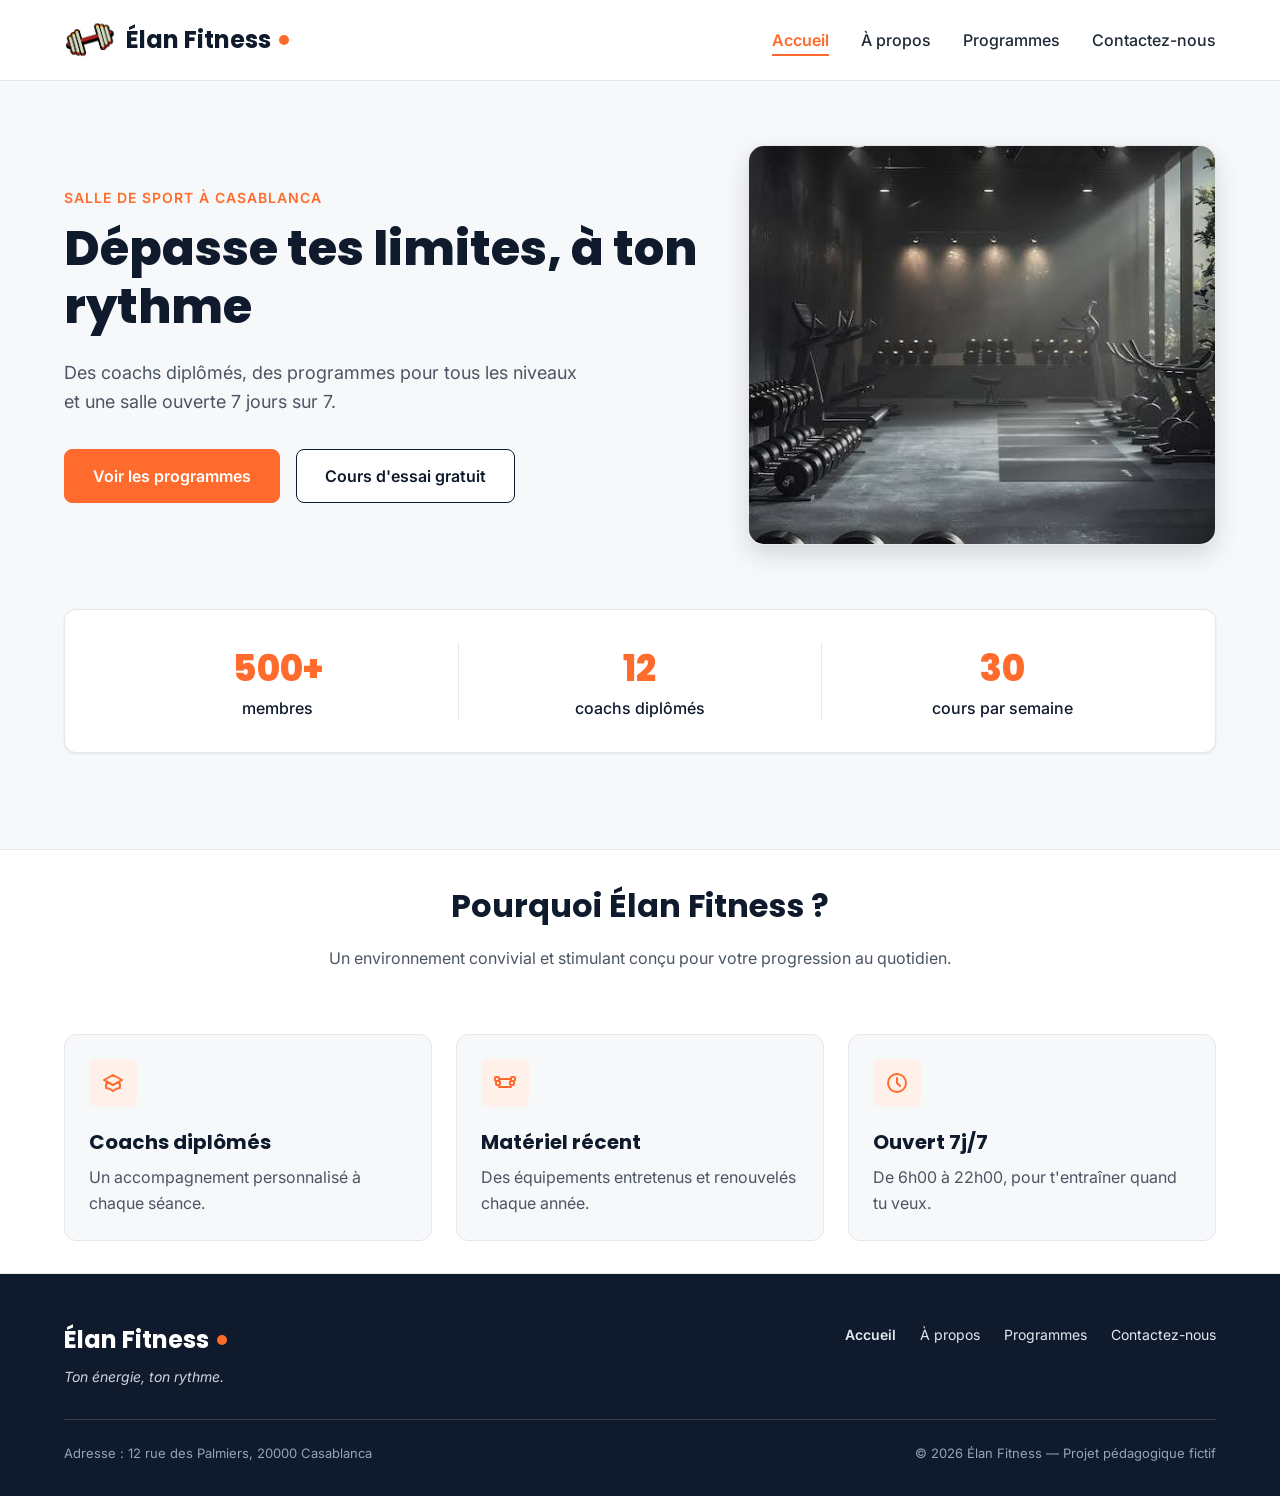
<file: index.html>
<!DOCTYPE html>
<html lang="fr">
<head>
  <meta charset="UTF-8">
  <meta name="viewport" content="width=device-width, initial-scale=1">
  <meta name="description" content="Élan Fitness, salle de sport à Casablanca : musculation, yoga, cardio et boxe fitness avec des coachs diplômés. Réservez votre cours d'essai gratuit.">
  <title>Élan Fitness | Salle de sport à Casablanca</title>

  <link rel="preconnect" href="https://fonts.googleapis.com">
  <link rel="preconnect" href="https://fonts.gstatic.com" crossorigin>
  <link href="https://fonts.googleapis.com/css2?family=Inter:wght@400;500;600&family=Poppins:wght@600;700;800&display=swap" rel="stylesheet">

  <link rel="stylesheet" href="style.css">
  <link rel="icon" href="./img/logo.png" />

  <meta name="product-description" 
    content="Convert PDFs to Microsoft Word files in seconds 
    using Adobe Acrobat online services. Converting PDFs to Word 
    has never been so easy. Try converting a file today.">
</head>

<body>

  <header class="en-tete">
    <div class="conteneur en-tete-contenu">
      <a href="index.html" class="logo">
        <img src="./img/logo.png" alt="site-logo" class="site-logo">

        Élan Fitness</a>

      <nav aria-label="Navigation principale">
        <ul class="menu">
          <li><a href="index.html" class="lien-actif">Accueil</a></li>
          <li><a href="a-propos.html">À propos</a></li>
          <li><a href="programmes.html">Programmes</a></li>
          <li><a href="contact.html">Contactez-nous</a></li>
        </ul>
      </nav>
    </div>
  </header>

  <main>

    <section id="accueil" class="hero">
      <div class="conteneur">

        <div class="hero-contenu">
          <div class="hero-texte">
            <p class="sur-titre">Salle de sport à Casablanca</p>
            <h1>Dépasse tes limites, à ton rythme</h1>
            <p class="hero-description">
              Des coachs diplômés, des programmes pour tous les niveaux et une salle ouverte 7 jours sur 7.
            </p>
            <div class="boutons">
              <a href="programmes.html" class="bouton bouton-principal">Voir les programmes</a>
              <a href="contact.html" class="bouton bouton-secondaire">Cours d'essai gratuit</a>
            </div>
          </div>

          <img class="hero-image" src="img/mainGymPage.jpeg" alt="Des personnes s'entraînent dans une salle de sport lumineuse à Casablanca">
        </div>

        <div class="chiffres">
          <div class="chiffre">
            <p class="chiffre-nombre">500+</p>
            <p>membres</p>
          </div>
          <div class="chiffre">
            <p class="chiffre-nombre">12</p>
            <p>coachs diplômés</p>
          </div>
          <div class="chiffre">
            <p class="chiffre-nombre">30</p>
            <p>cours par semaine</p>
          </div>
        </div>

      </div>
    </section>

    <section class="section section-blanche">
      <div class="conteneur">

        <div class="section-titre">
          <h2>Pourquoi Élan Fitness ?</h2>
          <p>Un environnement convivial et stimulant conçu pour votre progression au quotidien.</p>
        </div>

        <div class="cartes">
          <article class="carte carte-avantage">
            <div class="icone"><img src="img/icone-coach.svg" alt=""></div>
            <h3>Coachs diplômés</h3>
            <p>Un accompagnement personnalisé à chaque séance.</p>
          </article>

          <article class="carte carte-avantage">
            <div class="icone"><img src="img/icone-materiel.svg" alt=""></div>
            <h3>Matériel récent</h3>
            <p>Des équipements entretenus et renouvelés chaque année.</p>
          </article>

          <article class="carte carte-avantage">
            <div class="icone"><img src="img/icone-horloge.svg" alt=""></div>
            <h3>Ouvert 7j/7</h3>
            <p>De 6h00 à 22h00, pour t'entraîner quand tu veux.</p>
          </article>
        </div>

      </div>
    </section>

   

  

  </main>

  <footer class="pied-de-page">
    <div class="conteneur">

      <div class="pied-haut">
        <div>
          <p class="logo logo-clair">Élan Fitness</p>
          <p class="slogan">Ton énergie, ton rythme.</p>
        </div>

        <nav aria-label="Navigation du pied de page">
          <ul class="menu-pied">
            <li><a href="index.html" class="lien-actif">Accueil</a></li>
            <li><a href="a-propos.html">À propos</a></li>
            <li><a href="programmes.html">Programmes</a></li>
            <li><a href="contact.html">Contactez-nous</a></li>
          </ul>
        </nav>
      </div>

      <div class="pied-bas">
        <p>Adresse : 12 rue des Palmiers, 20000 Casablanca</p>
        <p>&copy; 2026 Élan Fitness — Projet pédagogique fictif</p>
      </div>

    </div>
  </footer>

</body>
</html>
</file>
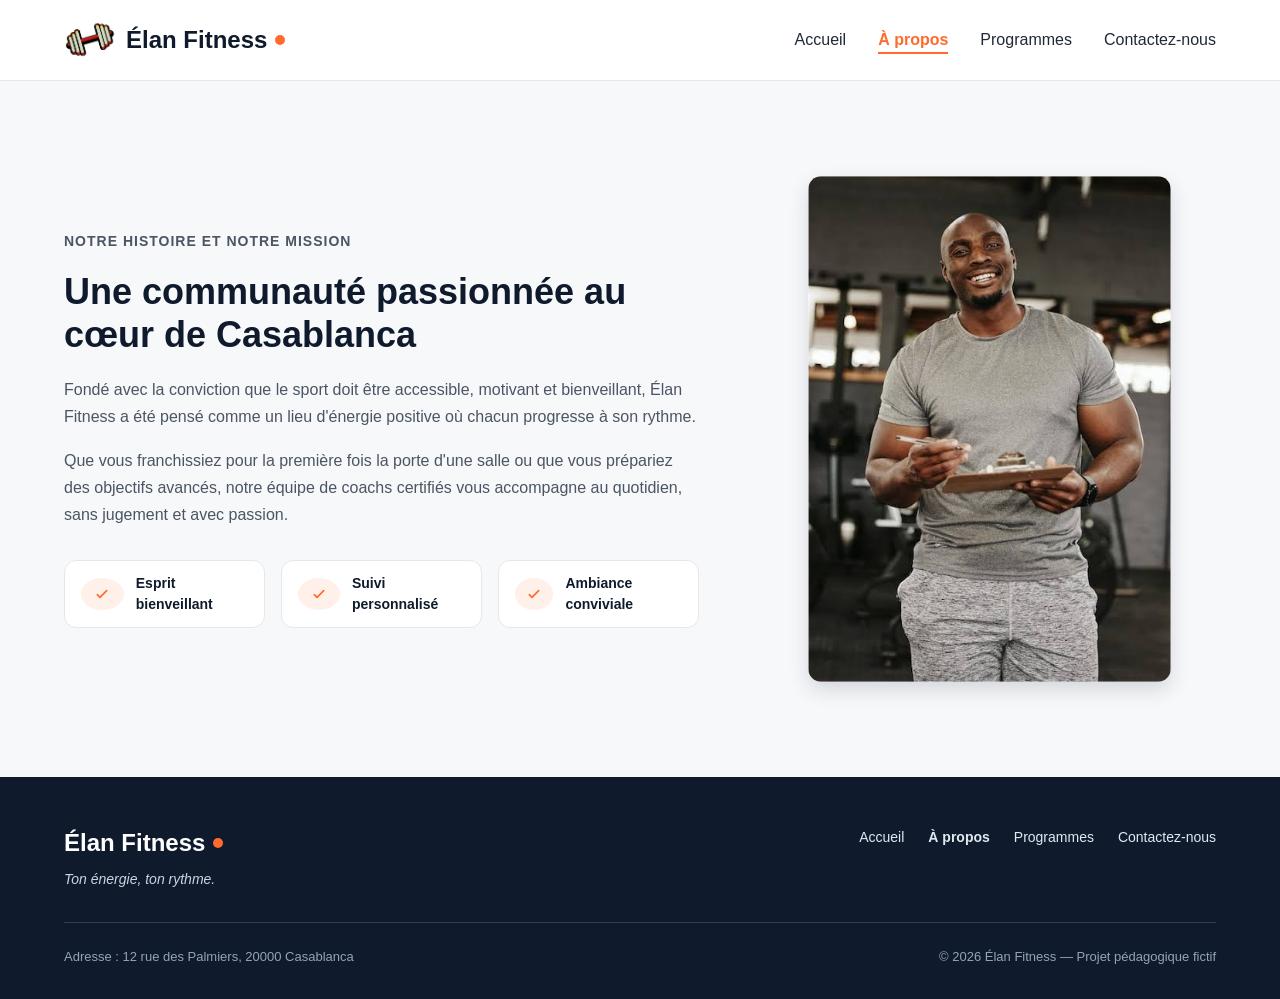
<file: a-propos.html>
<!DOCTYPE html>
<html lang="en">
<head>
    <meta charset="UTF-8">
    <meta name="viewport" content="width=device-width, initial-scale=1.0">
    <link rel="stylesheet" href="style.css" />
    <link rel="icon" href="./img/logo.png" />

    <title>Élan Fitness - a-propos</title>

</head>
<body>
    <header class="en-tete">
    <div class="conteneur en-tete-contenu">
      <a href="index.html" class="logo">
        <img src="./img/logo.png" alt="site-logo" class="site-logo">
        Élan Fitness </a>

      <nav aria-label="Navigation principale">
        <ul class="menu">
          <li><a href="index.html">Accueil</a></li>
          <li><a href="a-propos.html" class="lien-actif">À propos</a></li>
          <li><a href="programmes.html">Programmes</a></li>
          <li><a href="contact.html">Contactez-nous</a></li>
        </ul>
      </nav>
    </div>
  </header>
     <section id="a-propos" class="section">
      <div class="conteneur apropos-contenu">

        <div class="apropos-texte">
          <p class="sur-titre">Notre histoire et notre mission</p>
          <h2>Une communauté passionnée au cœur de Casablanca</h2>
          <p>
            Fondé avec la conviction que le sport doit être accessible, motivant et bienveillant,
            Élan Fitness a été pensé comme un lieu d'énergie positive où chacun progresse à son rythme.
          </p>
          <p>
            Que vous franchissiez pour la première fois la porte d'une salle ou que vous prépariez des
            objectifs avancés, notre équipe de coachs certifiés vous accompagne au quotidien, sans
            jugement et avec passion.
          </p>

          <ul class="valeurs">
            <li class="valeur">
              <div class="icone icone-petite"><img src="img/icone-check.svg" alt=""></div>
              <span>Esprit bienveillant</span>
            </li>
            <li class="valeur">
              <div class="icone icone-petite"><img src="img/icone-check.svg" alt=""></div>
              <span>Suivi personnalisé</span>
            </li>
            <li class="valeur">
              <div class="icone icone-petite"><img src="img/icone-check.svg" alt=""></div>
              <span>Ambiance conviviale</span>
            </li>
          </ul>
        </div>

        <img class="apropos-image" src="img/coach.jpeg" alt="L'équipe de coachs d'Élan Fitness réunie dans la salle">

      </div>
    </section>

    <footer class="pied-de-page">
    <div class="conteneur">

      <div class="pied-haut">
        <div>
          <p class="logo logo-clair">Élan Fitness</p>
          <p class="slogan">Ton énergie, ton rythme.</p>
        </div>

        <nav aria-label="Navigation du pied de page">
          <ul class="menu-pied">
            <li><a href="index.html">Accueil</a></li>
            <li><a href="a-propos.html" class="lien-actif">À propos</a></li>
            <li><a href="programmes.html">Programmes</a></li>
            <li><a href="contact.html">Contactez-nous</a></li>
          </ul>
        </nav>
      </div>

      <div class="pied-bas">
        <p>Adresse : 12 rue des Palmiers, 20000 Casablanca</p>
        <p>&copy; 2026 Élan Fitness — Projet pédagogique fictif</p>
      </div>

    </div>
  </footer>
</body>
</html>
</file>
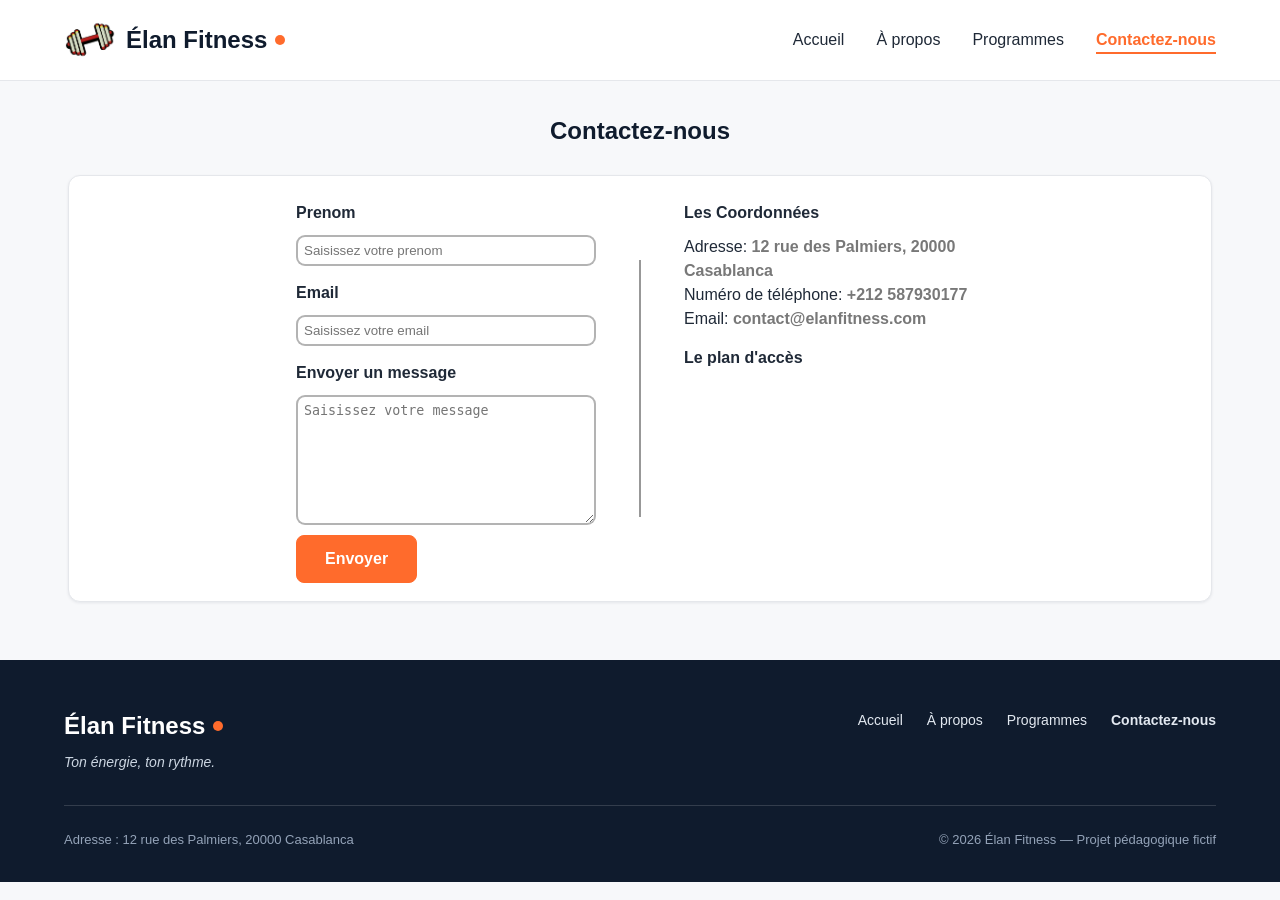
<file: contact.html>
<!DOCTYPE html>
<html lang="en">
<head>
    <meta charset="UTF-8">
    <meta name="viewport" content="width=device-width, initial-scale=1.0">
    <link rel="stylesheet" href="style.css">
    <link rel="stylesheet" href="contact.css">
    <link rel="icon" href="./img/logo.png" />


    <title>Élan Fitness - Contact</title>
</head>
<body>
    <header class="en-tete">
        <div class="conteneur en-tete-contenu">
        <a href="index.html" class="logo">
            <img src="./img/logo.png" alt="site-logo" class="site-logo">

            Élan Fitness</a>

        <nav aria-label="Navigation principale">
            <ul class="menu">
            <li><a href="index.html">Accueil</a></li>
            <li><a href="a-propos.html">À propos</a></li>
            <li><a href="programmes.html">Programmes</a></li>
            <li><a href="contact.html" class="lien-actif">Contactez-nous</a></li>
            </ul>
        </nav>
        </div>
    </header>

    <section>
        <h1>Contactez-nous</h1>

        <div class="form-container">
            <form>
              <label for="name">Prenom</label>
              <input class="custom-input" required
              placeholder="Saisissez votre prenom" id="name">
              
              <label for="email">Email</label>
              <input class="custom-input" type="email" required
              placeholder="Saisissez votre email" id="email">

              <label for="msg"l>Envoyer un message</label>
              <textarea class="custom-input" required
              placeholder="Saisissez votre message" id="msg"></textarea>
              <input type="submit" value="Envoyer">
            </form>

            <div class="separator-line"> </div>

            <div style="width: 300px" class="contact-info">
                <p>Les Coordonnées</p>

                <ul>
                    <li>Adresse: <span>12 rue des Palmiers, 20000 Casablanca</span></li>
                    <li>Numéro de téléphone: <span>+212 587930177</span></li>
                    <li>Email: <span>contact@elanfitness.com</span></li>
                </ul>

                <p>Le plan d'accès</p><br>
                <iframe 
                    src="https://www.google.com/maps/embed?pb=!1m18!1m12!1m3!1d22203.26101233914!2d-9.274215780022063!3d32.2944608664908!2m3!1f0!2f0!3f0!3m2!1i1024!2i768!4f13.1!3m3!1m2!1s0xdac212c1d9fa6ed%3A0xd979d2ede009ceb0!2sClub%20Fitness%20Safi!5e1!3m2!1sen!2sma!4v1791307546144!5m2!1sen!2sma" 
                     style="border:0;" allowfullscreen="" 
                    loading="lazy" referrerpolicy="strict-origin-when-cross-origin"></iframe>

            </div>

                
        </div>

    </section>

    <footer class="pied-de-page">
    <div class="conteneur">

      <div class="pied-haut">
        <div>
          <p class="logo logo-clair">Élan Fitness</p>
          <p class="slogan">Ton énergie, ton rythme.</p>
        </div>

        <nav aria-label="Navigation du pied de page">
          <ul class="menu-pied">
            <li><a href="index.html">Accueil</a></li>
            <li><a href="a-propos.html">À propos</a></li>
            <li><a href="programmes.html">Programmes</a></li>
            <li><a href="contact.html" class="lien-actif">Contactez-nous</a></li>
          </ul>
        </nav>
      </div>

      <div class="pied-bas">
        <p>Adresse : 12 rue des Palmiers, 20000 Casablanca</p>
        <p>&copy; 2026 Élan Fitness — Projet pédagogique fictif</p>
      </div>

    </div>
  </footer>


</body>
</html>
</file>
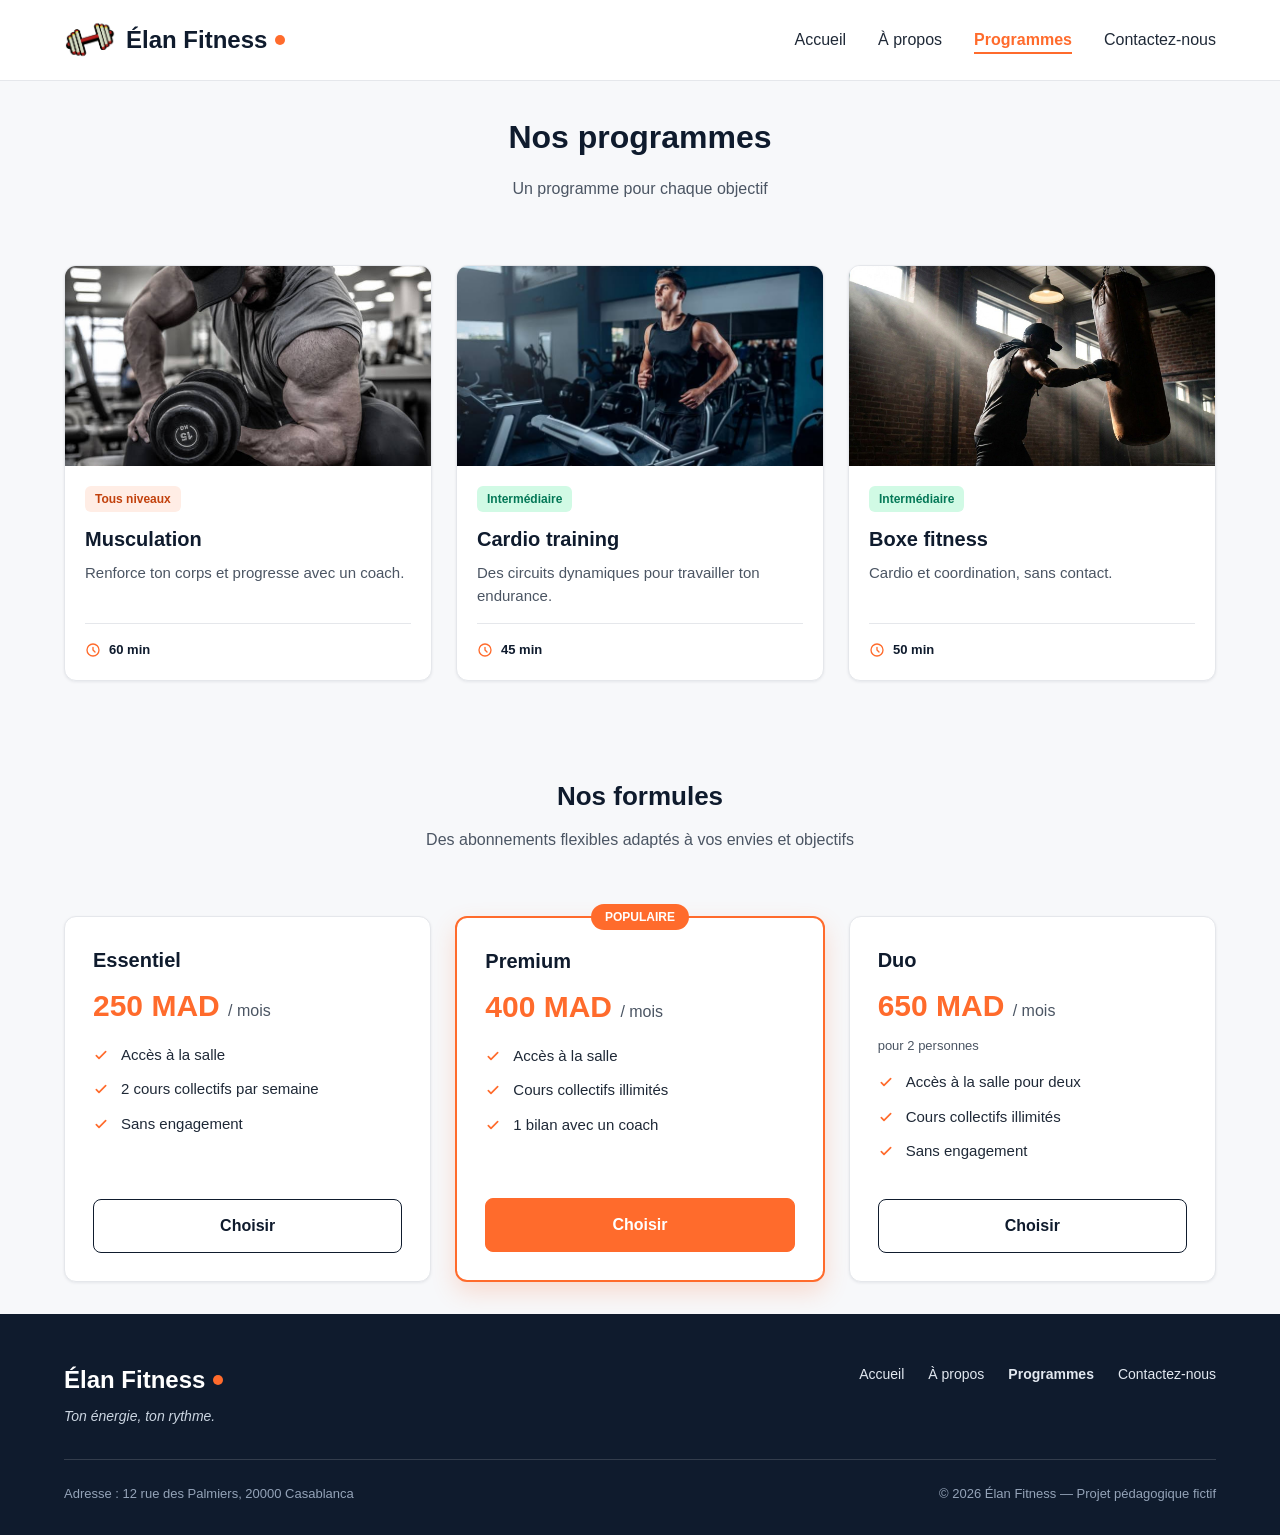
<file: programmes.html>
<!DOCTYPE html>
<html lang="en">
<head>
    <meta charset="UTF-8">
    <meta name="viewport" content="width=device-width, initial-scale=1.0">

    <link rel="stylesheet" href="style.css" />
    <link rel="icon" href="./img/logo.png" />

    <title>Élan Fitness - programmes</title>
</head>
<body>
    <header class="en-tete">
    <div class="conteneur en-tete-contenu">
      <a href="index.html" class="logo">
        <img src="./img/logo.png" alt="site-logo" class="site-logo">
        Élan Fitness</a>

      <nav aria-label="Navigation principale">
        <ul class="menu">
          <li><a href="index.html">Accueil</a></li>
          <li><a href="a-propos.html">À propos</a></li>
          <li><a href="programmes.html" class="lien-actif">Programmes</a></li>
          <li><a href="contact.html">Contactez-nous</a></li>
        </ul>
      </nav>
    </div>
  </header>
      <section id="programmes" class="section">
      <div class="conteneur">

        <div class="section-titre">
          <h2>Nos programmes</h2>
          <p>Un programme pour chaque objectif</p>
        </div>

        <div class="cartes">

          <article class="carte carte-programme">
            <img src="img/bodyBuilder.jpg" alt="Une sportive soulève des haltères dans l'espace musculation">
            <div class="programme-corps">
              <span class="etiquette etiquette-orange">Tous niveaux</span>
              <h3>Musculation</h3>
              <p>Renforce ton corps et progresse avec un coach.</p>
              <p class="duree"><img src="img/icone-duree.svg" alt="">60 min</p>
            </div>
          </article>

          <article class="carte carte-programme">
            <img src="img/cardioImg.jpeg" alt="Des sportifs suivent un circuit de cardio training avec des kettlebells">
            <div class="programme-corps">
              <span class="etiquette etiquette-verte">Intermédiaire</span>
              <h3>Cardio training</h3>
              <p>Des circuits dynamiques pour travailler ton endurance.</p>
              <p class="duree"><img src="img/icone-duree.svg" alt="">45 min</p>
            </div>
          </article>

          <article class="carte carte-programme">
            <img src="img/boxing.jpg" alt="Une sportive frappe un sac de frappe pendant un cours de boxe fitness">
            <div class="programme-corps">
              <span class="etiquette etiquette-verte">Intermédiaire</span>
              <h3>Boxe fitness</h3>
              <p>Cardio et coordination, sans contact.</p>
              <p class="duree"><img src="img/icone-duree.svg" alt="">50 min</p>
            </div>
          </article>

        </div>

        <div class="formules">

          <div class="section-titre">
            <h3>Nos formules</h3>
            <p>Des abonnements flexibles adaptés à vos envies et objectifs</p>
          </div>

          <div class="cartes">

            <article class="carte formule">
              <h4>Essentiel</h4>
              <p class="prix">250 MAD <span>/ mois</span></p>
              <ul class="formule-liste">
                <li>Accès à la salle</li>
                <li>2 cours collectifs par semaine</li>
                <li>Sans engagement</li>
              </ul>
              <a href="contact.html" class="bouton bouton-secondaire">Choisir</a>
            </article>

            <article class="carte formule formule-populaire">
              <p class="badge-populaire">Populaire</p>
              <h4>Premium</h4>
              <p class="prix">400 MAD <span>/ mois</span></p>
              <ul class="formule-liste">
                <li>Accès à la salle</li>
                <li>Cours collectifs illimités</li>
                <li>1 bilan avec un coach</li>
              </ul>
              <a href="contact.html" class="bouton bouton-principal">Choisir</a>
            </article>

            <article class="carte formule">
              <h4>Duo</h4>
              <p class="prix">650 MAD <span>/ mois</span></p>
              <p class="prix-note">pour 2 personnes</p>
              <ul class="formule-liste">
                <li>Accès à la salle pour deux</li>
                <li>Cours collectifs illimités</li>
                <li>Sans engagement</li>
              </ul>
              <a href="contact.html" class="bouton bouton-secondaire">Choisir</a>
            </article>

          </div>
        </div>

      </div>
    </section>

    <footer class="pied-de-page">
    <div class="conteneur">

      <div class="pied-haut">
        <div>
          <p class="logo logo-clair">Élan Fitness</p>
          <p class="slogan">Ton énergie, ton rythme.</p>
        </div>

        <nav aria-label="Navigation du pied de page">
          <ul class="menu-pied">
            <li><a href="index.html">Accueil</a></li>
            <li><a href="a-propos.html">À propos</a></li>
            <li><a href="programmes.html" class="lien-actif">Programmes</a></li>
            <li><a href="contact.html">Contactez-nous</a></li>
          </ul>
        </nav>
      </div>

      <div class="pied-bas">
        <p>Adresse : 12 rue des Palmiers, 20000 Casablanca</p>
        <p>&copy; 2026 Élan Fitness — Projet pédagogique fictif</p>
      </div>

    </div>
  </footer>
</body>
</html>
</file>
<file: style.css>
* {
  box-sizing: border-box;
  margin: 0;
  padding: 0;
}

html {
  scroll-behavior: smooth;
}

body {
  font-family: 'Inter', Arial, sans-serif;
  font-size: 16px;
  line-height: 1.5;
  color: #1F2937;
  background-color: #F7F8FA;
}

h1, h2, h3, h4 {
  font-family: 'Poppins', Arial, sans-serif;
  color: #0F1B2D;
}

a {
  color: inherit;
  text-decoration: none;
}

ul {
  list-style: none;
}

img {
  display: block;
  max-width: 100%;
}

a:focus-visible,
button:focus-visible {
  outline: 3px solid #FF6B2C;
  outline-offset: 2px;
}

.conteneur {
  width: 100%;
  max-width: 1200px;
  margin: 0 auto;
  padding: 0 24px;
}

section {
  padding: 32px 0;
}

.section-blanche {
  background-color: #FFFFFF;
  border-top: 1px solid #E5E7EB;
  border-bottom: 1px solid #E5E7EB;
}

.section-titre {
  max-width: 640px;
  margin: 0 auto 64px;
  text-align: center;
}

.section-titre h2 {
  font-size: 32px;
  margin-bottom: 16px;
}

.section-titre h3 {
  font-size: 26px;
  margin-bottom: 12px;
}

.section-titre p {
  color: #4B5563;
}

.sur-titre {
  font-size: 14px;
  font-weight: 600;
  color: #FF6B2C;
  text-transform: uppercase;
  letter-spacing: 1px;
  margin-bottom: 12px;
}

.bouton {
  display: inline-block;
  padding: 14px 28px;
  border-radius: 8px;
  font-size: 16px;
  font-weight: 600;
  text-align: center;
  cursor: pointer;
}

.bouton-principal {
  background-color: #FF6B2C;
  border: 1px solid #FF6B2C;
  color: #FFFFFF;
}

.bouton-principal:hover {
  background-color: #F05817;
}

.bouton-secondaire {
  background-color: #FFFFFF;
  border: 1px solid #0F1B2D;
  color: #0F1B2D;
}

.bouton-secondaire:hover {
  background-color: #F3F4F6;
}

.cartes {
  display: flex;
  flex-wrap: wrap;
  gap: 24px;
}

.carte {
  flex: 1;
  background-color: #FFFFFF;
  border: 1px solid #E5E7EB;
  border-radius: 12px;
  box-shadow: 0 1px 3px rgba(15, 27, 45, 0.08);
  min-width: 184px;

}

.icone {
  width: 48px;
  height: 48px;
  background-color: #FFF0EA;
  border-radius: 8px;
  display: flex;
  align-items: center;
  justify-content: center;
}

.icone img {
  width: 24px;
  height: 24px;
}

.icone-petite {
  width: 46px;
  height: 32px;
  border-radius: 50%;
}

.icone-petite img {
  width: 16px;
  height: 16px;
}

.en-tete {
  position: sticky;
  top: 0;
  z-index: 10;
  background-color: #FFFFFF;
  border-bottom: 1px solid #E5E7EB;
}

.en-tete-contenu {
  height: 80px;
  display: flex;
  align-items: center;
  justify-content: space-between;

}

.logo {
  display: flex;
  align-items: center;
  font-family: 'Poppins', Arial, sans-serif;
  font-size: 24px;
  font-weight: 700;
  color: #0F1B2D;
}

.logo::after {
  content: "";
  width: 10px;
  height: 10px;
  margin-left: 8px;
  background-color: #FF6B2C;
  border-radius: 50%;
}

.menu {
  display: flex;
  flex-wrap: wrap;
  gap: 32px;
}

.menu a {
  font-weight: 500;
  padding-bottom: 4px;
  border-bottom: 2px solid transparent;
}

.menu a:hover {
  color: #FF6B2C;
}
.menu-pied a:hover {
  color: #FF6B2C;
}

.lien-actif {
  color: #FF6B2C;
  font-weight: 600 !important;
  border-bottom-color: #FF6B2C !important;
}

.hero {
  padding: 64px 0 96px;
}

.hero-contenu {
  display: flex;
  align-items: center;
  gap: 32px;
}

.hero-texte {
  flex: 7;
}

.hero-texte h1 {
  font-size: 48px;
  font-weight: 800;
  line-height: 1.2;
  margin-bottom: 24px;
}

.hero-description {
  max-width: 520px;
  font-size: 18px;
  line-height: 1.6;
  color: #4B5563;
  margin-bottom: 32px;
}

.boutons {
  display: flex;
  flex-wrap: wrap;
  gap: 16px;
}

.hero-image {
  flex: 5;
  min-width: 0;
  height: 400px;
  object-fit: cover;
  border-radius: 16px;
  border: 1px solid #E5E7EB;
  box-shadow: 0 10px 25px rgba(15, 27, 45, 0.15);
}

.chiffres {
  display: flex;
  margin-top: 64px;
  padding: 32px;
  background-color: #FFFFFF;
  border: 1px solid #E5E7EB;
  border-radius: 12px;
  box-shadow: 0 1px 3px rgba(15, 27, 45, 0.08);
}

.chiffre {
  flex: 1;
  text-align: center;
  font-weight: 500;
  color: #0F1B2D;
}

.chiffre + .chiffre {
  border-left: 1px solid #E5E7EB;
}

.chiffre-nombre {
  font-family: 'Poppins', Arial, sans-serif;
  font-size: 36px;
  font-weight: 800;
  color: #FF6B2C;
}

.carte-avantage {
  padding: 24px;
  background-color: #F7F8FA;
  box-shadow: none;
}

.carte-avantage .icone {
  margin-bottom: 20px;
}

.carte-avantage h3 {
  font-size: 20px;
  margin-bottom: 8px;
}

.carte-avantage p {
  color: #4B5563;
  line-height: 1.6;
}

.apropos-contenu {
  display: flex;
  align-items: center;
  gap: 64px;
}

.apropos-texte {
  flex: 7;
}

.apropos-texte h2 {
  font-size: 36px;
  line-height: 1.2;
  margin-bottom: 20px;
}

.apropos-texte p {
  color: #4B5563;
  line-height: 1.7;
  margin-bottom: 16px;
}

.valeurs {
  display: flex;
  gap: 16px;
  margin-top: 32px;
}

.valeur {
  flex: 1;
  display: flex;
  align-items: center;
  gap: 12px;
  padding: 12px 16px;
  background-color: #FFFFFF;
  border: 1px solid #E5E7EB;
  border-radius: 12px;
  font-family: 'Poppins', Arial, sans-serif;
  font-size: 14px;
  font-weight: 600;
  color: #0F1B2D;
}

.apropos-image {
  flex: 5;
  width: 362px;
  transform: scale(0.8);
  object-fit: cover;
  border-radius: 16px;
  box-shadow: 0 10px 25px rgba(15, 27, 45, 0.15);
}

.carte-programme {
  display: flex;
  flex-direction: column;
  overflow: hidden;
}

.carte-programme > img {
  width: 100%;
  height: 200px;
  object-fit: cover;
}

.programme-corps {
  flex: 1;
  display: flex;
  flex-direction: column;
  padding: 20px;
}

.programme-corps h3 {
  font-size: 20px;
  margin-bottom: 8px;
}

.programme-corps p {
  font-size: 15px;
  color: #4B5563;
}

.etiquette {
  align-self: flex-start;
  padding: 4px 10px;
  margin-bottom: 12px;
  border-radius: 6px;
  font-size: 12px;
  font-weight: 600;
}

.etiquette-orange {
  background-color: #FFEDE5;
  color: #C2410C;
}

.etiquette-bleue {
  background-color: #DBEAFE;
  color: #1D4ED8;
}

.etiquette-verte {
  background-color: #D1FAE5;
  color: #047857;
}

.programme-corps .duree {
  display: flex;
  align-items: center;
  gap: 8px;
  margin-top: auto;
  padding-top: 16px;
  border-top: 1px solid #E5E7EB;
  font-size: 13px;
  font-weight: 600;
  color: #0F1B2D;
}

.programme-corps h3 + p {
  margin-bottom: 16px;
}

.duree img {
  width: 16px;
  height: 16px;
}

.formules {
  margin-top: 96px;
}

.formule {
  position: relative;
  display: flex;
  flex-direction: column;
  padding: 28px;
}

.formule h4 {
  font-size: 20px;
}

.prix {
  margin: 8px 0 16px;
  font-family: 'Poppins', Arial, sans-serif;
  font-size: 30px;
  font-weight: 800;
  color: #FF6B2C;
}

.prix span {
  font-family: 'Inter', Arial, sans-serif;
  font-size: 16px;
  font-weight: 500;
  color: #4B5563;
}

.prix-note {
  margin: -8px 0 16px;
  font-size: 13px;
  color: #4B5563;
}

.formule-liste {
  flex: 1;
  margin-bottom: 24px;
}

.formule-liste li {
  padding-left: 28px;
  margin-bottom: 12px;
  font-size: 15px;
  background-image: url('img/icone-check.svg');
  background-repeat: no-repeat;
  background-position: left center;
  background-size: 16px;
}

.formule .bouton {
  display: block;
}

.formule-populaire {
  border: 2px solid #FF6B2C;
  box-shadow: 0 10px 25px rgba(255, 107, 44, 0.2);
}

.badge-populaire {
  position: absolute;
  top: -14px;
  left: 50%;
  transform: translateX(-50%);
  padding: 4px 14px;
  background-color: #FF6B2C;
  border-radius: 999px;
  font-size: 12px;
  font-weight: 700;
  text-transform: uppercase;
  color: #FFFFFF;
}

.pied-de-page {
  padding: 48px 0 32px;
  background-color: #0F1B2D;
  color: #FFFFFF;
}

.pied-haut {
  display: flex;
  justify-content: space-between;
  align-items: flex-start;
  padding-bottom: 32px;
  border-bottom: 1px solid rgba(255, 255, 255, 0.15);
}

.logo-clair {
  color: #FFFFFF;
}

.slogan {
  margin-top: 8px;
  font-size: 14px;
  font-style: italic;
  color: #CBD5E1;
}

.menu-pied {
  display: flex;
  gap: 24px;
}

.menu-pied a {
  font-size: 14px;
  font-weight: 400;
  color: #E2E8F0;
}

.pied-bas {
  display: flex;
  justify-content: space-between;
  margin-top: 24px;
  font-size: 13px;
  color: #94A3B8;
}




/* ==================================================================================== */
/* ========================================== My Style */

.site-logo{
  width: 52px;
  margin-right: 10px;
}
/* ------------------- Navbar */

@media(max-width: 740px){
  .en-tete-contenu{
    position: relative;
    margin-bottom: 51px;
  }
  .menu{
    justify-content: center;
    background: white;
    width: 100vw;
    position: absolute;
    top: 81px;
    right: 0;
    /* height: 100vh; */
    padding: 13px;
    box-shadow: 0 0 1px 1px #b8b8b8;
  }
}


/* ------------------- Aprops */     
@media(max-width: 981px){
  .apropos-image{
      width: 292px;
      margin-bottom: 21px;
  }
  .apropos-contenu{
      gap: 0;
  }
  .apropos-texte{
      width: 56%;
  }
  .valeurs{
      gap: 3px;
  }
}

        
@media(max-width: 691px){
  .apropos-image{
    display: none;
  }
}    

@media(max-width: 606px){
  /* .menu-pied{
    flex-direction: column;
  } */
  .pied-haut{
    flex-direction: column;
    gap: 35px;
    align-items: center;
  }
}
@media(max-width: 570px){
  .valeurs{
      flex-wrap: wrap;
      gap: 9px;
  }
}
@media(max-width: 480px){
    .menu{
      gap: 13px;
    }
    .hero-image{
      display: none;
    }
} 


/* ------------------- Programmes */
</file>
<file: contact.css>
h1{
    text-align: center;
}

form{
    display: flex;
    flex-direction: column;
    align-self: flex-start;
}

.form-container{
    display: flex;
    /* flex-direction: column; */
    align-items: center;
    justify-content: center;
    background-color: #FFFFFF;
    border: 1px solid #E5E7EB;
    border-radius: 12px;
    box-shadow: 0 1px 3px rgba(15, 27, 45, 0.08);
    margin: 26px 68px;
    padding: 10px;
}

textarea{
    min-width: 300px;
    min-height: 130px;
    max-width: 300px;
    max-height: 130px;
    padding: 5px;
}

.form-container input:last-child{
    background-color: #FF6B2C;
    border: 1px solid #FF6B2C;
    color: #FFFFFF;
    padding: 14px 28px;
    border-radius: 8px;
    font-size: 16px;
    font-weight: 600;
    text-align: center;
    cursor: pointer;
    width: fit-content;
    margin-top: 10px;
}
.form-container input:last-child:hover{
    background-color: #F05817;
}

.form-container label, .contact-info p{
    padding: 15px 0 10px;
    font-weight: 600;
}

.form-container span{
    font-weight: 600;
    color: #787878;

}

.separator-line{
    height: 257px;
    width: 2px;
    background: #989898;
    margin: 0 43px;
}

/* iframe{
    width : 400px; 
    height : 250px;
} */

iframe{
    width : 300px; 
    height : 180px;
}

.custom-input{
    padding: 6px;
    border: 2px solid #80808099;
    border-radius: 9px;
}

/* ------------------- Contact */
@media(max-width: 860px){
    .form-container{
        flex-direction: column;
        width: fit-content;
        margin: 35px auto;
        padding: 25px;
    }
    .separator-line{
      height: 2px;
      width: 216px;
      margin: 43px 0;
    }
    form{
        align-self: unset;
    }
}
</file>
